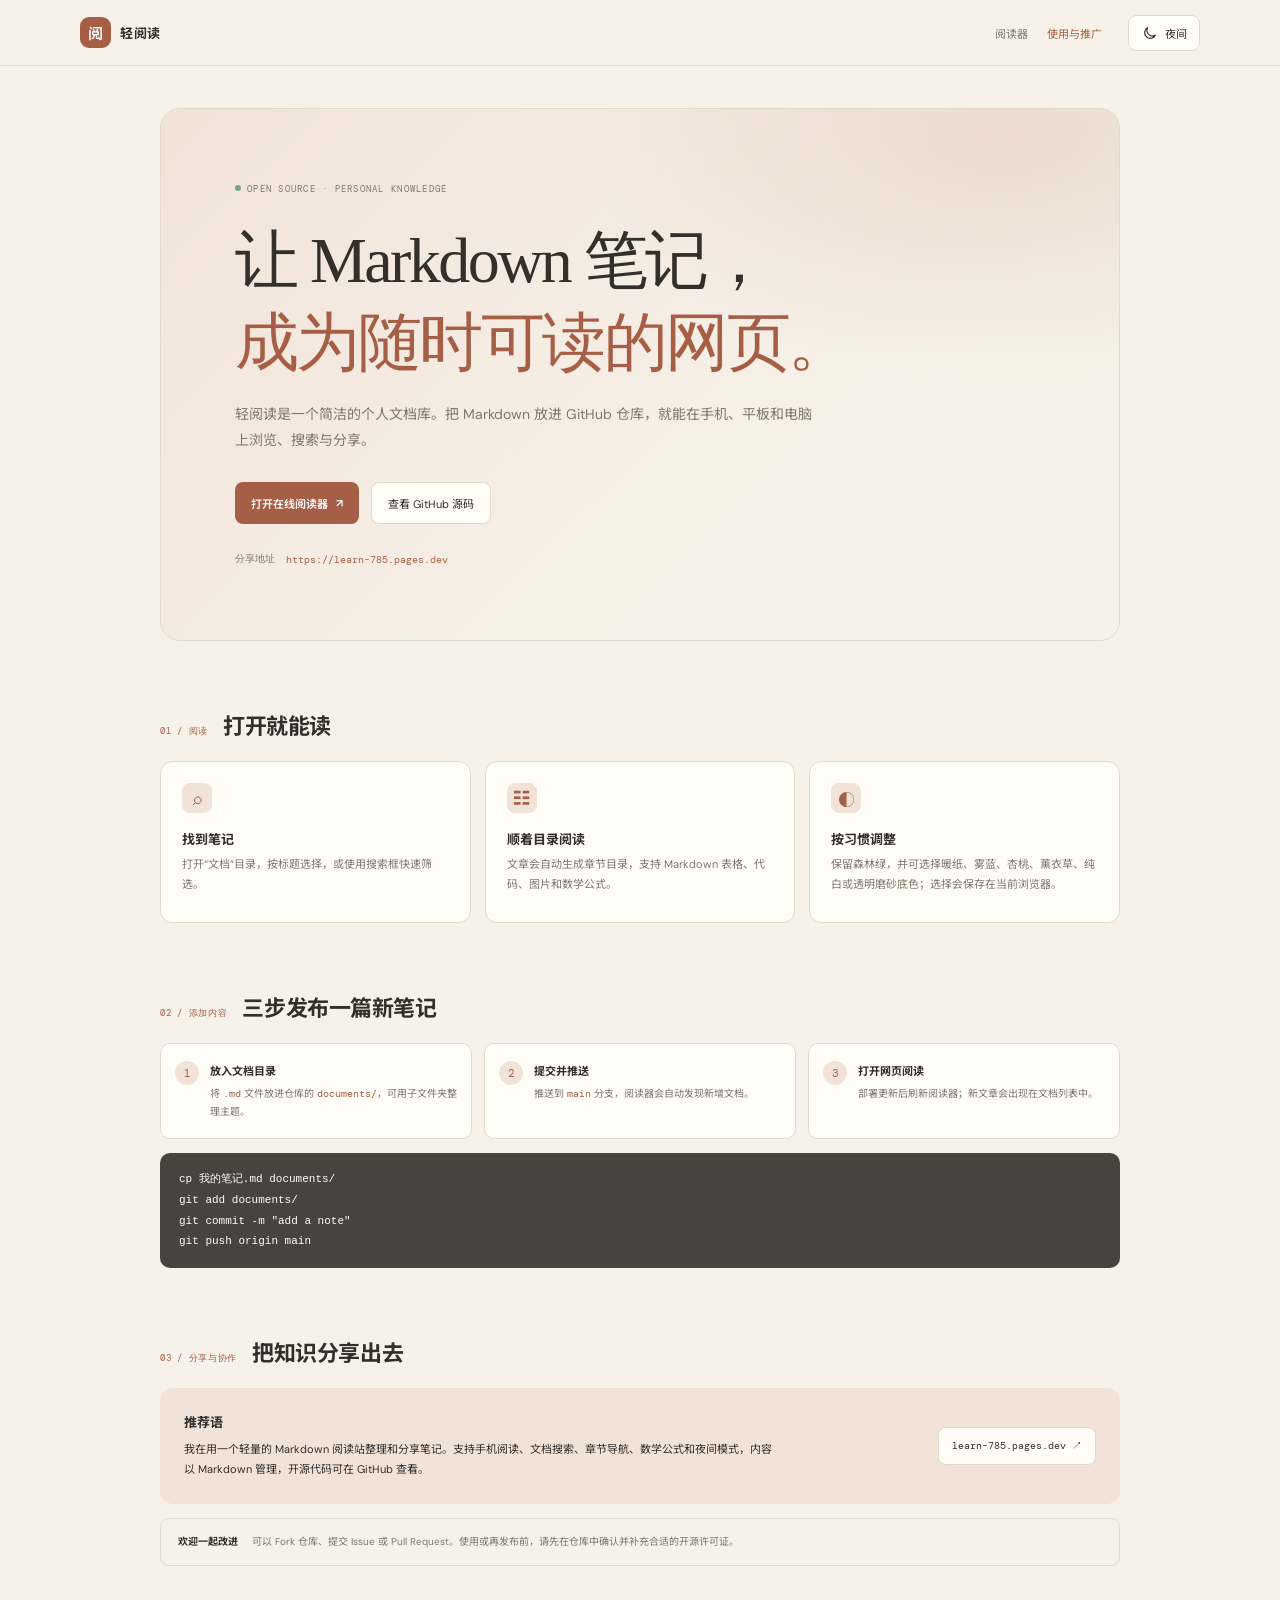
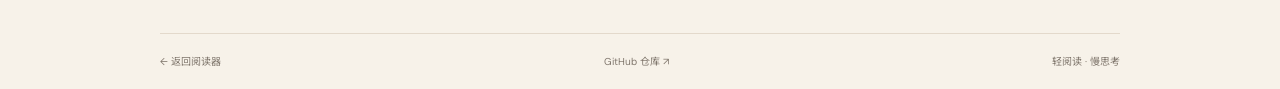
<file: about.html>
<!doctype html>
<html lang="zh-CN">
  <head>
    <meta charset="utf-8" />
    <meta name="viewport" content="width=device-width, initial-scale=1" />
    <meta name="theme-color" content="#f8f9f7" />
    <meta name="description" content="了解轻阅读个人 Markdown 文档库：如何阅读、添加笔记、部署和参与改进。" />
    <link rel="canonical" href="https://learn-785.pages.dev/about.html" />
    <title>使用与推广 · 轻阅读</title>
    <link rel="stylesheet" href="./styles.css" />
    <link rel="stylesheet" href="./overrides.css" />
  </head>
  <body class="guide-body">
    <header class="topbar guide-topbar">
      <a class="guide-brand" href="./"><span class="brand-mark">阅</span><strong>轻阅读</strong></a>
      <nav class="guide-nav" aria-label="页面导航">
        <a href="./">阅读器</a>
        <a class="selected" href="./about.html">使用与推广</a>
      </nav>
      <button class="mode-toggle" id="mode-toggle" type="button" aria-label="切换到夜间模式" title="切换到夜间模式">
        <svg class="moon-icon" viewBox="0 0 24 24" aria-hidden="true"><path d="M20.2 15.4A8.5 8.5 0 0 1 8.6 3.8 8.6 8.6 0 1 0 20.2 15.4Z"></path></svg>
        <svg class="sun-icon" viewBox="0 0 24 24" aria-hidden="true"><circle cx="12" cy="12" r="4"></circle><path d="M12 2v2m0 16v2M4.93 4.93l1.42 1.42m11.3 11.3 1.42 1.42M2 12h2m16 0h2M4.93 19.07l1.42-1.42m11.3-11.3 1.42-1.42"></path></svg>
        <span id="mode-label">夜间</span>
      </button>
    </header>

    <main class="guide-main">
      <section class="guide-hero">
        <div class="guide-eyebrow"><span class="status-dot"></span>OPEN SOURCE · PERSONAL KNOWLEDGE</div>
        <h1>让 Markdown 笔记，<br /><span>成为随时可读的网页。</span></h1>
        <p>轻阅读是一个简洁的个人文档库。把 Markdown 放进 GitHub 仓库，就能在手机、平板和电脑上浏览、搜索与分享。</p>
        <div class="guide-actions">
          <a class="guide-primary" href="./">打开在线阅读器 <span aria-hidden="true">↗</span></a>
          <a class="guide-secondary" href="https://github.com/jackaaron01/learn" target="_blank" rel="noreferrer">查看 GitHub 源码</a>
        </div>
        <div class="guide-url"><span>分享地址</span><a href="https://learn-785.pages.dev/">https://learn-785.pages.dev</a></div>
      </section>

      <section class="guide-section" aria-labelledby="guide-reader-title">
        <div class="guide-section-heading"><span>01 / 阅读</span><h2 id="guide-reader-title">打开就能读</h2></div>
        <div class="guide-card-grid">
          <article class="guide-card"><span class="guide-card-icon">⌕</span><h3>找到笔记</h3><p>打开“文档”目录，按标题选择，或使用搜索框快速筛选。</p></article>
          <article class="guide-card"><span class="guide-card-icon">☷</span><h3>顺着目录阅读</h3><p>文章会自动生成章节目录，支持 Markdown 表格、代码、图片和数学公式。</p></article>
          <article class="guide-card"><span class="guide-card-icon">◐</span><h3>按习惯调整</h3><p>保留森林绿，并可选择暖纸、雾蓝、杏桃、薰衣草、纯白或透明磨砂底色；选择会保存在当前浏览器。</p></article>
        </div>
      </section>

      <section class="guide-section guide-add-section" aria-labelledby="guide-add-title">
        <div class="guide-section-heading"><span>02 / 添加内容</span><h2 id="guide-add-title">三步发布一篇新笔记</h2></div>
        <ol class="guide-steps">
          <li><span>1</span><div><strong>放入文档目录</strong><p>将 <code>.md</code> 文件放进仓库的 <code>documents/</code>，可用子文件夹整理主题。</p></div></li>
          <li><span>2</span><div><strong>提交并推送</strong><p>推送到 <code>main</code> 分支，阅读器会自动发现新增文档。</p></div></li>
          <li><span>3</span><div><strong>打开网页阅读</strong><p>部署更新后刷新阅读器；新文章会出现在文档列表中。</p></div></li>
        </ol>
        <pre class="guide-code"><code>cp 我的笔记.md documents/&#10;git add documents/&#10;git commit -m "add a note"&#10;git push origin main</code></pre>
      </section>

      <section class="guide-section guide-promo" aria-labelledby="guide-promo-title">
        <div class="guide-section-heading"><span>03 / 分享与协作</span><h2 id="guide-promo-title">把知识分享出去</h2></div>
        <div class="promo-panel">
          <div><h3>推荐语</h3><p>我在用一个轻量的 Markdown 阅读站整理和分享笔记。支持手机阅读、文档搜索、章节导航、数学公式和夜间模式，内容以 Markdown 管理，开源代码可在 GitHub 查看。</p></div>
          <a class="share-address" href="https://learn-785.pages.dev/">learn-785.pages.dev ↗</a>
        </div>
        <div class="contribute-note"><strong>欢迎一起改进</strong><span>可以 Fork 仓库、提交 Issue 或 Pull Request。使用或再发布前，请先在仓库中确认并补充合适的开源许可证。</span></div>
      </section>

      <footer class="guide-footer"><a href="./">← 返回阅读器</a><a href="https://github.com/jackaaron01/learn" target="_blank" rel="noreferrer">GitHub 仓库 ↗</a><span>轻阅读 · 慢思考</span></footer>
    </main>
    <script src="./theme.js"></script>
  </body>
</html>
</file>
<file: styles.css>
@import url('https://fonts.googleapis.com/css2?family=DM+Mono:wght@400;500&family=DM+Sans:wght@400;500;600;700&family=Noto+Sans+SC:wght@400;500;600;700&display=swap');

:root{color-scheme:light;--paper:#f8f9f7;--white:#fff;--ink:#202522;--muted:#7d8580;--line:#e7eae6;--accent:#37765d;--accent-soft:#edf4ef;--serif:Georgia,'Noto Serif SC',serif;--sans:'DM Sans','Noto Sans SC',-apple-system,BlinkMacSystemFont,'Segoe UI',sans-serif;--mono:'DM Mono',ui-monospace,monospace}
*{box-sizing:border-box}html{scroll-behavior:smooth}body{margin:0;background:var(--paper);color:var(--ink);font-family:var(--sans);font-size:14px;-webkit-font-smoothing:antialiased}.app-shell{min-height:100vh}.sidebar{position:fixed;inset:0 auto 0 0;width:272px;background:#f3f5f2;border-right:1px solid var(--line);padding:31px 21px 20px;display:flex;flex-direction:column;z-index:5}.brand{display:flex;align-items:center;gap:11px;color:inherit;text-decoration:none;margin:0 0 52px 3px}.brand-mark{width:36px;height:36px;border-radius:11px;background:var(--accent);color:#fff;display:grid;place-items:center;font-size:18px;font-weight:600}.brand strong{display:block;font-size:15px;letter-spacing:.05em}.brand small{display:block;margin-top:2px;font-family:var(--mono);font-size:8px;letter-spacing:.12em;color:#9aa29c}.sidebar-label{display:flex;justify-content:space-between;align-items:center;color:#68726b;font-size:11px;font-weight:600;letter-spacing:.08em;padding:0 5px 12px}.sidebar-label span{font:10px var(--mono);color:#a0a8a1}.search-box{height:39px;background:#fff;border:1px solid var(--line);border-radius:8px;display:flex;align-items:center;gap:8px;padding:0 9px;color:#9ca49d}.search-box svg{width:15px;fill:none;stroke:currentColor;stroke-width:1.6}.search-box input{border:0;outline:0;min-width:0;flex:1;background:transparent;color:var(--ink);font:12px var(--sans)}.search-box input::placeholder{color:#a2aaa4}.search-box kbd{font:10px var(--mono);border:1px solid var(--line);border-radius:3px;padding:1px 5px;color:#a0a8a1}.document-list{overflow-y:auto;margin:17px -7px 0;padding:0 4px;flex:1}.doc-group-title{color:#a0a8a1;font:9px var(--mono);letter-spacing:.12em;padding:13px 8px 7px}.doc-item{width:100%;display:block;border:0;background:transparent;text-align:left;text-decoration:none;color:#59625c;border-radius:7px;padding:10px 9px;margin:2px 0;cursor:pointer;font:12px/1.55 var(--sans);transition:background .15s,color .15s}.doc-item:hover{background:#e9eee9;color:var(--ink)}.doc-item.active{background:#e6eee8;color:#285b44;font-weight:600}.doc-item .doc-title{display:block;overflow:hidden;text-overflow:ellipsis;white-space:nowrap}.doc-item .doc-date{display:block;color:#a1a9a3;font:9px var(--mono);margin-top:3px}.empty-list{padding:16px 9px;color:#9aa29c;font-size:11px;line-height:1.7}.sidebar-foot{font-size:10px;color:#89928b;border-top:1px solid #e4e8e3;padding:16px 4px 2px}.status-dot{width:6px;height:6px;display:inline-block;border-radius:50%;background:#75a58b;vertical-align:1px;margin-right:6px}.main-area{margin-left:272px;min-height:100vh;display:flex;flex-direction:column}.topbar{height:66px;padding:0 5.2%;border-bottom:1px solid var(--line);display:flex;align-items:center;gap:12px}.breadcrumb{display:flex;align-items:center;gap:10px;color:#9ba39d;font-size:11px;min-width:0}.breadcrumb strong{color:#48524b;font-weight:500;overflow:hidden;text-overflow:ellipsis;white-space:nowrap}.crumb-sep{color:#c2c8c3}.top-link{margin-left:auto;text-decoration:none;color:#858e87;font-size:10px}.top-link span{font-size:13px;margin-left:2px}.top-link:hover{color:var(--accent)}.reader-layout{width:min(100%,1280px);margin:0 auto;padding:0 5.2%;flex:1;display:grid;grid-template-columns:minmax(0,760px) 190px;gap:clamp(35px,6vw,90px);justify-content:center}.reader{min-width:0;padding:64px 0 78px}.welcome{padding:47px 0 0 3px}.welcome-kicker{font:9px var(--mono);letter-spacing:.13em;color:#89938c}.welcome h1{font-family:var(--serif);font-size:clamp(35px,4.1vw,54px);line-height:1.38;letter-spacing:-.035em;font-weight:400;margin:32px 0 18px}.welcome h1 span{color:var(--accent)}.welcome>p{font-size:13px;color:#858e88;line-height:1.9;max-width:410px;margin:0}.welcome-note{margin-top:47px;border:1px solid var(--line);background:#fff;border-radius:10px;display:flex;gap:13px;align-items:center;padding:17px 18px;width:min(100%,420px);font-size:12px;color:#4d5850;line-height:1.7}.note-icon{width:26px;height:26px;display:grid;place-items:center;background:var(--accent-soft);color:var(--accent);border-radius:7px;font-size:17px}.welcome-note code{font:11px var(--mono);color:var(--accent)}.welcome-note small{color:#9aa29c;font-size:10px}.welcome-meta{display:flex;align-items:center;gap:12px;margin-top:78px;color:#a1a9a3;font:9px var(--mono);letter-spacing:.04em}.welcome-meta>span:first-child{color:var(--accent)}.meta-line{height:1px;width:40px;background:#d9dfd9}.toc-panel{position:sticky;top:88px;align-self:start;margin-top:76px;padding-left:18px;border-left:1px solid var(--line);max-height:calc(100vh - 130px);overflow:auto}.toc-title{font-size:10px;color:#626d65;font-weight:600;margin:0 0 13px}.toc-panel nav{display:grid;gap:7px}.toc-panel a{color:#929b94;text-decoration:none;font-size:10px;line-height:1.6;display:block}.toc-panel a.level-3{padding-left:9px}.toc-panel a:hover,.toc-panel a.active{color:var(--accent)}.page-foot{padding:17px 5.2%;border-top:1px solid var(--line);display:flex;justify-content:space-between;color:#a1a9a3;font:9px var(--mono);letter-spacing:.04em}.article-view{padding-top:0}.article-meta{display:flex;align-items:center;gap:11px;color:#a0a8a2;font:9px var(--mono);letter-spacing:.08em;margin:0 0 23px}.article-tag{color:var(--accent);background:var(--accent-soft);padding:5px 8px;border-radius:4px}.markdown-body{font-size:14px;line-height:1.95;color:#444d47;overflow-wrap:anywhere}.markdown-body h1,.markdown-body h2,.markdown-body h3,.markdown-body h4{color:#252c27;line-height:1.45;letter-spacing:-.02em;scroll-margin-top:24px}.markdown-body h1{font-size:32px;font-family:var(--serif);font-weight:500;margin:0 0 24px}.markdown-body h2{font-size:22px;font-weight:600;margin:52px 0 17px;padding-bottom:10px;border-bottom:1px solid var(--line)}.markdown-body h3{font-size:17px;font-weight:600;margin:34px 0 12px}.markdown-body h4{font-size:14px;margin:25px 0 10px}.markdown-body p{margin:12px 0 17px}.markdown-body a{color:var(--accent);text-decoration-thickness:1px;text-underline-offset:3px}.markdown-body strong{color:#303a33;font-weight:600}.markdown-body blockquote{margin:19px 0;padding:5px 17px;border-left:2px solid #8bae98;color:#78827a;background:#f1f4f1}.markdown-body ul,.markdown-body ol{padding-left:24px;margin:12px 0 19px}.markdown-body li{padding:2px 0 2px 3px}.markdown-body li::marker{color:#8da997}.markdown-body code{font: .86em var(--mono);background:#eff2ef;color:#426450;border-radius:4px;padding:2px 5px}.markdown-body pre{overflow:auto;background:#202923;color:#e5eee7;border-radius:9px;padding:17px 19px;margin:20px 0;font:12px/1.75 var(--mono)}.markdown-body pre code{padding:0;background:none;color:inherit;font-size:inherit}.markdown-body table{border-collapse:collapse;width:100%;font-size:12px;line-height:1.7;margin:21px 0;display:block;overflow:auto}.markdown-body th,.markdown-body td{border:1px solid var(--line);text-align:left;padding:8px 10px;min-width:90px}.markdown-body th{background:#f1f4f1;color:#3f4a43;font-weight:600}.markdown-body hr{border:0;border-top:1px solid var(--line);margin:32px 0}.markdown-body img{max-width:100%;height:auto;border-radius:7px}.markdown-body .math-block{overflow-x:auto}.article-footer{border-top:1px solid var(--line);margin-top:58px;padding-top:18px;display:flex;gap:10px;color:#a0a8a2;font:10px var(--mono)}.error-state{padding:22px;border:1px solid #eadfda;background:#fff9f6;border-radius:8px;color:#8d5b4b;font-size:13px}.menu-toggle,.mobile-brand{display:none}.sidebar-backdrop{display:none}
@media(max-width:1100px){.reader-layout{grid-template-columns:minmax(0,760px);}.toc-panel{display:none!important}.reader{max-width:760px}.welcome h1{font-size:46px}}
@media(max-width:720px){.sidebar{width:min(82vw,300px);transform:translateX(-102%);transition:transform .22s ease;box-shadow:12px 0 40px #20252212}.sidebar.open{transform:translateX(0)}.sidebar-backdrop.show{display:block;position:fixed;inset:0;background:#1c241f4d;z-index:4}.main-area{margin-left:0}.topbar{height:58px;padding:0 17px;gap:10px}.menu-toggle{border:0;background:none;color:#657169;display:grid;place-items:center;padding:5px;margin-left:-5px}.menu-toggle svg{width:20px;fill:none;stroke:currentColor;stroke-width:1.7}.mobile-brand{display:flex;align-items:center;gap:7px;font-size:12px}.mobile-brand .brand-mark{width:25px;height:25px;border-radius:7px;font-size:13px}.breadcrumb{margin-left:7px;gap:7px;font-size:10px}.top-link{font-size:9px}.reader-layout{padding:0 20px}.reader{padding:39px 0 55px}.welcome{padding:35px 0 0}.welcome h1{font-size:37px;margin:26px 0 14px}.welcome>p{font-size:12px}.welcome-note{margin-top:35px;padding:14px}.welcome-meta{margin-top:53px}.page-foot{padding:14px 20px;font-size:8px}.markdown-body{font-size:13px}.markdown-body h1{font-size:27px}.markdown-body h2{font-size:20px;margin-top:40px}.markdown-body h3{font-size:16px}.markdown-body table{font-size:11px}.article-meta{margin-bottom:18px}}
@media(prefers-reduced-motion:reduce){*,*::before,*::after{scroll-behavior:auto!important;transition:none!important}}
</file>
<file: overrides.css>
.page-foot a{color:inherit;text-decoration:none}
.page-foot a:hover{color:var(--accent)}

body[data-theme="ocean"]{--accent:#47789a;--accent-soft:#eaf2f7}
.doc-item:hover,.doc-item.active{background:var(--accent-soft);color:var(--accent)}
.doc-item.active{font-weight:600}
.welcome h1 span,.welcome-meta>span:first-child,.welcome-note code,.markdown-body a,.markdown-body li::marker{color:var(--accent)}
.note-icon,.article-tag{background:var(--accent-soft);color:var(--accent)}
.markdown-body blockquote{border-color:var(--accent)}
.markdown-body code{color:var(--accent)}
.search-box:focus-within{border-color:var(--accent);box-shadow:0 0 0 3px color-mix(in srgb,var(--accent) 12%,transparent)}
.doc-item:focus-visible,.browse-documents:focus-visible,.menu-toggle:focus-visible,.theme-swatch:focus-visible{outline:3px solid color-mix(in srgb,var(--accent) 30%,transparent);outline-offset:2px}
.sidebar-label strong{color:#48524b;font-size:12px;letter-spacing:.02em}
.doc-item{min-height:44px}
.theme-picker{display:flex;align-items:center;justify-content:space-between;gap:10px;padding:12px 4px 14px;border-top:1px solid #e4e8e3;color:#89928b;font-size:10px}
.theme-swatches{display:flex;align-items:center;gap:8px}
.theme-swatch{width:30px;height:30px;padding:0;display:grid;place-items:center;border:1px solid transparent;border-radius:50%;background:transparent;cursor:pointer}
.theme-swatch[aria-pressed="true"]{border-color:#b6c0b8}
.theme-swatch span{width:17px;height:17px;border-radius:50%;background:#37765d;box-shadow:inset 0 0 0 2px #ffffffb0}
.theme-swatch[data-theme-choice="ocean"] span{background:#47789a}
.sidebar-foot{display:flex;align-items:center;justify-content:space-between;gap:10px}
.sidebar-foot>a{color:var(--accent);text-decoration:none;white-space:nowrap}
.sidebar-foot>a:hover{text-decoration:underline;text-underline-offset:3px}
.topbar{position:sticky;top:0;z-index:6;background:color-mix(in srgb,var(--paper) 92%,transparent);backdrop-filter:blur(14px);-webkit-backdrop-filter:blur(14px)}
.mode-toggle{min-width:72px;height:36px;padding:0 10px;display:flex;align-items:center;justify-content:center;gap:7px;border:1px solid var(--line);border-radius:8px;background:var(--white);color:var(--muted);font:11px var(--sans);cursor:pointer}
.mode-toggle:hover{border-color:var(--accent);color:var(--accent)}
.mode-toggle svg{width:16px;height:16px;fill:none;stroke:currentColor;stroke-width:1.7;stroke-linecap:round;stroke-linejoin:round}
.mode-toggle .sun-icon{display:none}
body[data-mode="night"] .mode-toggle .moon-icon{display:none}
body[data-mode="night"] .mode-toggle .sun-icon{display:block}
.page-links{display:flex;align-items:center;gap:16px}
.page-links a{color:inherit;text-decoration:none}
.page-links a:hover{color:var(--accent)}

body[data-mode="night"]{color-scheme:dark;--paper:#151a18;--white:#202824;--ink:#e6ece7;--muted:#a1ada4;--line:#303a34;--accent-soft:#26372e}
body[data-mode="night"] .sidebar{background:#1b221e;border-color:var(--line)}
body[data-mode="night"] .sidebar-label strong,body[data-mode="night"] .breadcrumb strong{color:#e0e8e2}
body[data-mode="night"] .sidebar-label span,body[data-mode="night"] .doc-date,body[data-mode="night"] .empty-list{color:#9ba79e}
body[data-mode="night"] .search-box{background:#202824;border-color:#37423b;color:#aab5ad}
body[data-mode="night"] .search-box input{color:var(--ink)}
body[data-mode="night"] .search-box input::placeholder{color:#89968d}
body[data-mode="night"] .search-box kbd{border-color:#3a453e;color:#9ba79e}
body[data-mode="night"] .doc-item{color:#b8c2ba}
body[data-mode="night"] .doc-item:hover,body[data-mode="night"] .doc-item.active{background:color-mix(in srgb,var(--accent) 20%,#202824);color:#dcebe0}
body[data-mode="night"] .doc-group-title{color:#9aa69d}
body[data-mode="night"] .sidebar-foot{border-color:var(--line);color:#9ba79e}
body[data-mode="night"] .topbar{border-color:var(--line);background:color-mix(in srgb,#151a18 92%,transparent)}
body[data-mode="night"] .top-link,body[data-mode="night"] .breadcrumb{color:#a1ada4}
body[data-mode="night"] .crumb-sep{color:#667269}
body[data-mode="night"] .welcome>p,body[data-mode="night"] .toc-panel a{color:#a1ada4}
body[data-mode="night"] .welcome-note{background:#202824;border-color:var(--line);color:#d0d9d2}
body[data-mode="night"] .welcome-note small,body[data-mode="night"] .welcome-kicker,body[data-mode="night"] .welcome-meta{color:#9ba79e}
body[data-mode="night"] .toc-panel{border-color:var(--line)}
body[data-mode="night"] .toc-title{color:#cad4cc}
body[data-mode="night"] .page-foot{border-color:var(--line);color:#9ba79e}
body[data-mode="night"] .article-meta,body[data-mode="night"] .article-footer{color:#9ba79e}
body[data-mode="night"] .markdown-body{color:#c4cec6}
body[data-mode="night"] .markdown-body h1,body[data-mode="night"] .markdown-body h2,body[data-mode="night"] .markdown-body h3,body[data-mode="night"] .markdown-body h4{color:#e2e9e3}
body[data-mode="night"] .markdown-body strong{color:#e3ebe4}
body[data-mode="night"] .markdown-body blockquote{background:#202824;color:#b4c0b7}
body[data-mode="night"] .markdown-body code{background:#26312a;color:#bbd8c4}
body[data-mode="night"] .markdown-body pre{background:#0f1411;color:#e5eee7}
body[data-mode="night"] .markdown-body th,body[data-mode="night"] .markdown-body td{border-color:var(--line)}
body[data-mode="night"] .markdown-body th{background:#242d27;color:#d8e1da}
body[data-mode="night"] .error-state{background:#2b211e;border-color:#61483e;color:#e0aa95}
body[data-mode="night"] .browse-documents{background:linear-gradient(105deg,color-mix(in srgb,var(--accent) 18%,#202824),#202824 78%);border-color:color-mix(in srgb,var(--accent) 36%,var(--line));color:var(--ink)}
body[data-mode="night"] .browse-copy strong{color:#e2e9e3}
body[data-mode="night"] .browse-copy small{color:#a4b0a7}
body[data-mode="night"] .theme-picker{border-color:var(--line);color:#a1ada4}
body[data-mode="night"] .theme-swatch[aria-pressed="true"]{border-color:#819087}
body[data-mode="night"] .mode-toggle{background:#202824;border-color:#37423b;color:#c0cbc2}

.guide-body{min-height:100vh;min-height:100svh}
.guide-topbar{padding:0 max(28px,calc((100vw - 1120px)/2));gap:26px}
.guide-brand{display:flex;align-items:center;gap:9px;color:var(--ink);text-decoration:none;white-space:nowrap}
.guide-brand .brand-mark{width:31px;height:31px;border-radius:9px;font-size:15px}
.guide-brand strong{font-size:13px;letter-spacing:.04em}
.guide-nav{display:flex;align-items:center;gap:19px;margin-left:auto}
.guide-nav a{color:var(--muted);font-size:11px;text-decoration:none}
.guide-nav a:hover,.guide-nav a.selected{color:var(--accent)}
.guide-main{width:min(100% - 48px,960px);margin:0 auto}
.guide-hero{position:relative;overflow:hidden;margin:42px 0 67px;padding:clamp(32px,7vw,74px);border:1px solid var(--line);border-radius:20px;background:radial-gradient(ellipse at 90% 5%,color-mix(in srgb,var(--accent) 15%,transparent),transparent 36%),linear-gradient(135deg,var(--accent-soft),var(--paper) 70%)}
.guide-eyebrow{font:9px var(--mono);letter-spacing:.14em;color:var(--muted)}
.guide-hero h1{margin:25px 0 17px;font:400 clamp(37px,6vw,64px)/1.28 var(--serif);letter-spacing:-.04em;color:var(--ink)}
.guide-hero h1 span{color:var(--accent)}
.guide-hero>p{max-width:590px;color:var(--muted);font-size:14px;line-height:1.9;margin:0}
.guide-actions{display:flex;align-items:center;gap:12px;margin-top:28px}
.guide-primary,.guide-secondary{min-height:42px;padding:0 16px;display:inline-flex;align-items:center;justify-content:center;gap:8px;border-radius:8px;text-decoration:none;font-size:11px}
.guide-primary{background:var(--accent);color:#fff;font-weight:600}
.guide-primary:hover{filter:brightness(1.06)}
.guide-secondary{border:1px solid var(--line);background:var(--white);color:var(--ink)}
.guide-secondary:hover{border-color:var(--accent);color:var(--accent)}
.guide-url{display:flex;align-items:center;gap:11px;margin-top:28px;color:var(--muted);font:10px var(--mono)}
.guide-url a{color:var(--accent);text-decoration:none}
.guide-section{margin:0 0 67px}
.guide-section-heading{display:flex;align-items:baseline;gap:15px;margin-bottom:20px}
.guide-section-heading>span{color:var(--accent);font:9px var(--mono);letter-spacing:.08em;white-space:nowrap}
.guide-section-heading h2{margin:0;color:var(--ink);font-size:22px;letter-spacing:-.02em}
.guide-card-grid{display:grid;grid-template-columns:repeat(3,minmax(0,1fr));gap:14px}
.guide-card{min-height:162px;padding:21px;border:1px solid var(--line);border-radius:12px;background:var(--white)}
.guide-card-icon{width:30px;height:30px;display:grid;place-items:center;border-radius:8px;background:var(--accent-soft);color:var(--accent);font-size:17px}
.guide-card h3,.promo-panel h3{margin:16px 0 7px;color:var(--ink);font-size:13px}
.guide-card p,.promo-panel p{margin:0;color:var(--muted);font-size:11px;line-height:1.8}
.guide-steps{list-style:none;padding:0;margin:0;display:grid;grid-template-columns:repeat(3,minmax(0,1fr));gap:12px}
.guide-steps li{display:flex;align-items:flex-start;gap:11px;padding:17px 14px;border:1px solid var(--line);border-radius:10px;background:var(--white)}
.guide-steps li>span{width:24px;height:24px;flex:none;display:grid;place-items:center;border-radius:50%;background:var(--accent-soft);color:var(--accent);font:11px var(--mono)}
.guide-steps strong{font-size:11px;color:var(--ink)}
.guide-steps p{margin:6px 0 0;color:var(--muted);font-size:10px;line-height:1.8}
.guide-steps code{font:10px var(--mono);color:var(--accent)}
.guide-code{margin:14px 0 0;padding:16px 19px;border-radius:10px;background:#202923;color:#e5eee7;overflow:auto;font:11px/1.8 var(--mono)}
.promo-panel{padding:24px;border-radius:13px;background:var(--accent-soft);display:flex;align-items:center;justify-content:space-between;gap:24px}
.promo-panel h3{margin:0 0 9px}
.promo-panel p{max-width:590px;color:var(--ink)}
.share-address{flex:none;padding:11px 13px;border:1px solid color-mix(in srgb,var(--accent) 30%,var(--line));border-radius:8px;color:var(--accent);background:var(--white);font:10px var(--mono);text-decoration:none}
.share-address:hover{border-color:var(--accent)}
.contribute-note{display:flex;gap:14px;margin-top:14px;padding:14px 17px;border:1px solid var(--line);border-radius:9px;color:var(--muted);font-size:10px;line-height:1.8}
.contribute-note strong{flex:none;color:var(--ink)}
.guide-footer{display:flex;align-items:center;justify-content:space-between;gap:14px;padding:19px 0 25px;border-top:1px solid var(--line);color:var(--muted);font-size:10px}
.guide-footer a{color:inherit;text-decoration:none}
.guide-footer a:hover{color:var(--accent)}
body[data-mode="night"] .guide-hero{background:radial-gradient(ellipse at 90% 5%,color-mix(in srgb,var(--accent) 22%,transparent),transparent 36%),linear-gradient(135deg,color-mix(in srgb,var(--accent) 16%,var(--paper)),var(--paper) 76%)}
body[data-mode="night"] .guide-card,body[data-mode="night"] .guide-steps li,body[data-mode="night"] .guide-secondary{background:var(--white)}
body[data-mode="night"] .promo-panel{background:color-mix(in srgb,var(--accent) 18%,#202824)}
body[data-mode="night"] .promo-panel p{color:#d4ddd6}
body[data-mode="night"] .share-address{background:#202824}

@media(max-width:880px){
  .guide-topbar{padding-left:24px;padding-right:24px}
  .guide-main{width:min(100% - 42px,760px)}
  .guide-hero{margin-top:28px;padding:clamp(30px,7vw,55px)}
  .guide-card-grid,.guide-steps{grid-template-columns:1fr}
  .guide-card{min-height:0}
  .guide-card p{max-width:520px}
}
@media(max-width:560px){
  .mode-toggle{min-width:38px;width:38px;padding:0}
  .mode-toggle span{display:none}
  .guide-topbar{height:58px;min-height:58px;padding-left:16px;padding-right:16px;gap:12px}
  .guide-brand{gap:7px}
  .guide-nav{gap:11px}
  .guide-nav a{font-size:10px}
  .guide-main{width:calc(100% - 34px)}
  .guide-hero{margin:18px 0 43px;padding:28px 21px;border-radius:15px}
  .guide-hero h1{font-size:clamp(34px,9vw,43px);margin-top:20px}
  .guide-hero>p{font-size:13px}
  .guide-actions{align-items:stretch;flex-direction:column;max-width:240px}
  .guide-url{align-items:flex-start;flex-direction:column;gap:5px;font-size:9px}
  .guide-section{margin-bottom:46px}
  .guide-section-heading{align-items:flex-start;flex-direction:column;gap:7px}
  .guide-section-heading h2{font-size:20px}
  .guide-card-grid{gap:10px}
  .guide-card{padding:17px}
  .guide-steps li{padding:14px 12px}
  .promo-panel{align-items:flex-start;flex-direction:column;padding:19px;gap:17px}
  .contribute-note{flex-direction:column;gap:4px}
  .guide-footer{flex-wrap:wrap;font-size:9px}
}
.browse-documents{width:min(100%,430px);min-height:72px;margin:28px 0 0;padding:12px 16px;display:flex;align-items:center;gap:13px;border:1px solid color-mix(in srgb,var(--accent) 25%,var(--line));border-radius:11px;background:linear-gradient(105deg,var(--accent-soft),#fff 72%);color:var(--ink);text-align:left;cursor:pointer;transition:transform .16s ease,border-color .16s ease,box-shadow .16s ease}
.browse-documents:hover{transform:translateY(-2px);border-color:var(--accent);box-shadow:0 8px 24px color-mix(in srgb,var(--accent) 12%,transparent)}
.browse-icon{width:40px;height:40px;flex:none;display:grid;place-items:center;border-radius:10px;background:var(--accent);color:white;font-size:22px}
.browse-copy{min-width:0;display:grid;gap:4px}
.browse-copy strong{font-size:13px;color:#334039}
.browse-copy small{font-size:10px;color:#879189}
.browse-copy small span{font-weight:700;color:var(--accent)}
.browse-arrow{margin-left:auto;color:var(--accent);font-size:20px}

@media(max-width:880px){
  .sidebar{z-index:8;width:min(86vw,330px);padding:calc(22px + env(safe-area-inset-top)) 19px calc(16px + env(safe-area-inset-bottom));transform:translateX(-105%);transition:transform .22s ease;box-shadow:12px 0 40px #20252218}
  .sidebar.open{transform:translateX(0)}
  .sidebar-backdrop.show{display:block;position:fixed;inset:0;background:#1c241f55;z-index:7;touch-action:none}
  .main-area{margin-left:0;min-height:100vh;min-height:100svh}
  .topbar{height:64px;min-height:64px;padding:0 max(18px,env(safe-area-inset-right)) 0 max(18px,env(safe-area-inset-left));gap:11px}
  .menu-toggle{display:flex;align-items:center;justify-content:center;gap:7px;min-height:42px;padding:0 12px;border:1px solid color-mix(in srgb,var(--accent) 20%,var(--line));border-radius:9px;background:var(--accent-soft);color:var(--accent);font:600 12px var(--sans);cursor:pointer}
  .menu-toggle svg{width:18px;height:18px;flex:none;fill:none;stroke:currentColor;stroke-width:1.8}
  .reader-layout{grid-template-columns:minmax(0,760px);padding:0 clamp(22px,5.3vw,48px)}
  .reader{width:100%;max-width:760px;padding-top:clamp(38px,7vh,64px)}
  .toc-panel{display:none!important}
  .welcome h1{font-size:clamp(38px,6vw,50px)}
  .welcome-meta{margin-top:55px}
  .page-foot{padding-left:clamp(22px,5.3vw,48px);padding-right:clamp(22px,5.3vw,48px)}
}
@media(max-width:560px){
  .topbar{height:58px;min-height:58px;padding-left:14px;padding-right:14px;gap:8px}
  .menu-toggle{min-width:74px;padding:0 10px}
  .mobile-brand{display:none}
  .breadcrumb{margin-left:2px;gap:6px;flex:1;font-size:10px}
  .top-link{font-size:0;white-space:nowrap}
  .top-link span{font-size:17px}
  .reader-layout{padding:0 21px}
  .reader{padding-top:31px;padding-bottom:45px}
  .welcome{padding:22px 0 0}
  .welcome h1{font-size:clamp(34px,9vw,42px);line-height:1.3;margin:22px 0 14px}
  .welcome-kicker{font-size:8px}
  .welcome>p{font-size:13px;line-height:1.8}
  .browse-documents{margin-top:22px;min-height:68px;padding:10px 12px}
  .welcome-note{margin-top:18px;padding:12px;gap:10px;font-size:11px}
  .welcome-note small{font-size:10px}
  .welcome-meta{margin-top:34px}
  .markdown-body{font-size:15px;line-height:1.85}
  .markdown-body h1{font-size:27px}
  .markdown-body h2{font-size:20px;margin:38px 0 14px}
  .markdown-body pre{margin-left:-5px;margin-right:-5px;padding:14px;font-size:11px}
  .markdown-body table{max-width:calc(100vw - 42px)}
  .page-foot{padding:13px 21px;gap:12px;font-size:8px}
}
@media(max-width:360px){
  .reader-layout{padding:0 16px}
  .welcome h1{font-size:33px}
  .browse-copy small{font-size:9px}
  .page-foot{padding-left:16px;padding-right:16px}
}
@media(prefers-reduced-motion:reduce){.browse-documents{transition:none}}

.doc-group-title{margin-top:8px;padding:11px 8px 6px;border-bottom:1px solid var(--line);font-weight:600;letter-spacing:.03em;color:var(--muted)}
.doc-group-title:first-child{margin-top:0}
.mobile-toc{display:none}
.mobile-toc[hidden],.mobile-toc-links[hidden]{display:none}
.mobile-toc-toggle{width:100%;min-height:42px;padding:0 13px;display:flex;align-items:center;gap:8px;border:0;background:transparent;color:var(--ink);text-align:left;font:600 12px var(--sans);cursor:pointer}
.mobile-toc-count{color:var(--muted);font:10px var(--mono)}
.mobile-toc-chevron{margin-left:auto;color:var(--accent);font-size:17px;transition:transform .16s ease}
.mobile-toc-toggle[aria-expanded="true"] .mobile-toc-chevron{transform:rotate(180deg)}
.mobile-toc-links{max-height:42vh;overflow:auto;padding:3px 9px 10px;display:grid;gap:2px;border-top:1px solid var(--line)}
.mobile-toc-links a{padding:9px 8px;border-radius:6px;color:var(--muted);font-size:12px;line-height:1.5;text-decoration:none}
.mobile-toc-links a.level-3{padding-left:20px;font-size:11px}
.mobile-toc-links a:hover,.mobile-toc-links a:focus-visible{background:var(--accent-soft);color:var(--accent)}

@media(max-width:1100px){
  .mobile-toc{position:sticky;top:66px;z-index:4;display:block;margin:0 0 17px;border:1px solid var(--line);border-radius:9px;background:var(--white);box-shadow:0 4px 16px color-mix(in srgb,var(--ink) 5%,transparent)}
  .mobile-toc[hidden]{display:none}
  .markdown-body h1,.markdown-body h2,.markdown-body h3,.markdown-body h4{scroll-margin-top:132px}
}
@media(max-width:880px){.mobile-toc{top:64px}}
@media(max-width:560px){.mobile-toc{top:58px;margin-bottom:14px}}

/* Full surface palettes: each choice changes the page, navigation, cards and text. */
body[data-theme="warm"]{--paper:#f7f2e9;--sidebar-bg:#eee7db;--white:#fffdf8;--surface:#f1e9dd;--ink:#332f2a;--muted:#80776d;--line:#e3d9cb;--accent:#a65f46;--accent-soft:#f2e3d9}
body[data-theme="forest"]{--paper:#f3f6f2;--sidebar-bg:#e9efe9;--white:#fbfdfb;--surface:#e7eee8;--ink:#29352e;--muted:#758179;--line:#d9e2da;--accent:#37765d;--accent-soft:#e1eee5}
body[data-theme="ocean"]{--paper:#edf3f7;--sidebar-bg:#e1ebf1;--white:#f9fcfe;--surface:#e5eef4;--ink:#293943;--muted:#71818a;--line:#d4e0e7;--accent:#47789a;--accent-soft:#dceaf2}
body[data-theme="apricot"]{--paper:#fbf0e9;--sidebar-bg:#f3e3d8;--white:#fffaf6;--surface:#f7e8dd;--ink:#40332e;--muted:#8b756a;--line:#ead8cc;--accent:#b9674d;--accent-soft:#f6e0d5}
body[data-theme="lavender"]{--paper:#f2eff7;--sidebar-bg:#e8e2f0;--white:#fcfaff;--surface:#ebe5f2;--ink:#373241;--muted:#80798e;--line:#ddd5e8;--accent:#8064a8;--accent-soft:#e9e0f3}
body[data-theme="white"]{--paper:#fff;--sidebar-bg:#fff;--white:#fff;--surface:#f7f7f7;--ink:#272727;--muted:#777;--line:#e8e8e8;--accent:#555;--accent-soft:#f1f1f1}
body[data-theme="glass"]{--paper:#e9edf0;--sidebar-bg:rgb(255 255 255 / 58%);--white:rgb(255 255 255 / 66%);--surface:rgb(255 255 255 / 45%);--ink:#2c3439;--muted:#69777f;--line:rgb(95 111 121 / 20%);--accent:#55788d;--accent-soft:rgb(255 255 255 / 56%)}

body[data-mode="night"]{color-scheme:dark}
body[data-mode="night"][data-theme="warm"]{--paper:#211e1b;--sidebar-bg:#29241f;--white:#302a24;--surface:#383027;--ink:#eee5d9;--muted:#b5a99b;--line:#494036;--accent:#d18a6d;--accent-soft:#49352d}
body[data-mode="night"][data-theme="forest"]{--paper:#171d19;--sidebar-bg:#202923;--white:#28342c;--surface:#313e34;--ink:#e6eee8;--muted:#a7b4aa;--line:#39463c;--accent:#83b695;--accent-soft:#2d4435}
body[data-mode="night"][data-theme="ocean"]{--paper:#192127;--sidebar-bg:#202b33;--white:#27343d;--surface:#303f49;--ink:#e3edf2;--muted:#a6b7c0;--line:#3b4b55;--accent:#83b2d0;--accent-soft:#2d4655}
body[data-mode="night"][data-theme="apricot"]{--paper:#241d1a;--sidebar-bg:#30231e;--white:#392923;--surface:#443129;--ink:#f0e3dc;--muted:#bea79c;--line:#514039;--accent:#e39472;--accent-soft:#503329}
body[data-mode="night"][data-theme="lavender"]{--paper:#201d27;--sidebar-bg:#292432;--white:#322c3d;--surface:#3b3448;--ink:#eee8f5;--muted:#b3a9c2;--line:#494157;--accent:#b69ad8;--accent-soft:#423651}
body[data-mode="night"][data-theme="white"]{--paper:#171717;--sidebar-bg:#202020;--white:#292929;--surface:#333;--ink:#f1f1f1;--muted:#b8b8b8;--line:#414141;--accent:#d0d0d0;--accent-soft:#343434}
body[data-mode="night"][data-theme="glass"]{--paper:#171d22;--sidebar-bg:rgb(42 52 60 / 68%);--white:rgb(49 61 70 / 72%);--surface:rgb(67 81 90 / 58%);--ink:#edf3f6;--muted:#adbbc3;--line:rgb(180 198 209 / 22%);--accent:#a0c4d6;--accent-soft:rgb(96 124 140 / 48%)}

body{background:var(--paper);color:var(--ink)}
.sidebar{background:var(--sidebar-bg);border-color:var(--line)}
.sidebar-label,.sidebar-label strong,.breadcrumb strong,.toc-title{color:var(--ink)}
.sidebar-label span,.sidebar-label strong,.sidebar-foot,.theme-picker,.doc-group-title,.doc-date,.empty-list,.search-box,.search-box kbd,.search-box input::placeholder,.breadcrumb,.top-link,.welcome-kicker,.welcome>p,.welcome-meta,.toc-panel a,.page-foot,.article-meta,.article-footer{color:var(--muted)}
.search-box,.welcome-note,.mode-toggle,.guide-secondary,.guide-card,.guide-steps li,.share-address{background:var(--white);color:var(--ink);border-color:var(--line)}
.search-box input,.markdown-body{color:var(--ink)}
.doc-item{color:var(--muted)}
.doc-item:hover,.doc-item.active{background:var(--accent-soft);color:var(--accent)}
.welcome-note{color:var(--ink)}
.markdown-body h1,.markdown-body h2,.markdown-body h3,.markdown-body h4,.markdown-body strong,.guide-hero h1,.guide-section-heading h2,.guide-card h3,.promo-panel h3,.guide-steps strong{color:var(--ink)}
.markdown-body blockquote,.markdown-body th{background:var(--surface);color:var(--muted)}
.markdown-body code{background:var(--surface);color:var(--accent)}
.markdown-body pre,.guide-code{background:color-mix(in srgb,var(--ink) 90%,var(--paper));color:var(--white)}
.markdown-body th,.markdown-body td{border-color:var(--line)}
.sidebar-foot,.theme-picker,.topbar,.page-foot,.toc-panel,.article-footer{border-color:var(--line)}
.theme-picker{border-top-color:var(--line)}
.theme-swatch[data-theme-choice="warm"] span{background:#a65f46}
.theme-swatch[data-theme-choice="forest"] span{background:#37765d}
.theme-swatch[data-theme-choice="ocean"] span{background:#47789a}
.theme-swatch[data-theme-choice="apricot"] span{background:#b9674d}
.theme-swatch[data-theme-choice="lavender"] span{background:#8064a8}
.theme-swatch[data-theme-choice="white"] span{background:#fff;box-shadow:inset 0 0 0 1px #bbc0c3}
.theme-swatch[data-theme-choice="glass"] span{background:linear-gradient(135deg,#c9d8df 0 46%,#fff 47% 54%,#9bb2bd 55%)}
.theme-swatch[aria-pressed="true"]{border-color:var(--accent)}
.topbar{background:color-mix(in srgb,var(--paper) 92%,transparent)}
.welcome-note,.browse-documents,.guide-card,.guide-steps li,.guide-secondary,.share-address,.mode-toggle{border-color:var(--line)}
.browse-documents{background:linear-gradient(105deg,var(--accent-soft),var(--white) 78%);color:var(--ink)}
.browse-copy strong,.guide-card h3,.guide-steps strong{color:var(--ink)}
.browse-copy small{color:var(--muted)}
.guide-hero{background:radial-gradient(ellipse at 90% 5%,color-mix(in srgb,var(--accent) 15%,transparent),transparent 36%),linear-gradient(135deg,var(--accent-soft),var(--paper) 70%)}
.guide-card p,.promo-panel p,.guide-steps p{color:var(--muted)}
.promo-panel{background:var(--accent-soft)}
.promo-panel p{color:var(--ink)}
.error-state{background:color-mix(in srgb,#c46c4f 10%,var(--white));border-color:color-mix(in srgb,#c46c4f 25%,var(--line));color:var(--accent)}
body[data-mode="night"] .topbar{background:color-mix(in srgb,var(--paper) 92%,transparent)}
body[data-mode="night"] .doc-item,body[data-mode="night"] .toc-panel a,body[data-mode="night"] .markdown-body{color:var(--muted)}
body[data-mode="night"] .doc-item:hover,body[data-mode="night"] .doc-item.active{background:var(--accent-soft);color:var(--ink)}
body[data-mode="night"] .markdown-body h1,body[data-mode="night"] .markdown-body h2,body[data-mode="night"] .markdown-body h3,body[data-mode="night"] .markdown-body h4,body[data-mode="night"] .markdown-body strong{color:var(--ink)}
body[data-mode="night"] .markdown-body blockquote,body[data-mode="night"] .markdown-body th{background:var(--surface);color:var(--muted)}
body[data-mode="night"] .markdown-body code{background:var(--surface);color:var(--accent)}
body[data-mode="night"] .browse-documents{background:linear-gradient(105deg,var(--accent-soft),var(--white) 78%);color:var(--ink)}
body[data-mode="night"] .browse-copy strong,body[data-mode="night"] .guide-card h3,body[data-mode="night"] .guide-steps strong{color:var(--ink)}
body[data-mode="night"] .browse-copy small,body[data-mode="night"] .guide-card p,body[data-mode="night"] .guide-steps p{color:var(--muted)}
body[data-mode="night"] .guide-hero{background:radial-gradient(ellipse at 90% 5%,color-mix(in srgb,var(--accent) 20%,transparent),transparent 36%),linear-gradient(135deg,var(--accent-soft),var(--paper) 76%)}
body[data-mode="night"] .promo-panel{background:var(--accent-soft)}
body[data-mode="night"] .promo-panel p{color:var(--ink)}
body[data-mode="night"] .share-address,body[data-mode="night"] .mode-toggle{background:var(--white);color:var(--ink)}
body[data-mode="night"] .sidebar{background:var(--sidebar-bg);border-color:var(--line)}
body[data-mode="night"] .search-box,body[data-mode="night"] .welcome-note,body[data-mode="night"] .mode-toggle,body[data-mode="night"] .guide-secondary,body[data-mode="night"] .share-address{background:var(--white);border-color:var(--line);color:var(--ink)}
body[data-mode="night"] .search-box input{color:var(--ink)}
body[data-mode="night"] .search-box input::placeholder,body[data-mode="night"] .search-box kbd{color:var(--muted)}
body[data-mode="night"] .welcome-note small,body[data-mode="night"] .welcome-kicker,body[data-mode="night"] .welcome-meta,body[data-mode="night"] .sidebar-label span,body[data-mode="night"] .sidebar-label strong,body[data-mode="night"] .doc-date,body[data-mode="night"] .empty-list,body[data-mode="night"] .toc-panel a,body[data-mode="night"] .page-foot,body[data-mode="night"] .article-meta,body[data-mode="night"] .article-footer{color:var(--muted)}
body[data-mode="night"] .sidebar-label strong,body[data-mode="night"] .breadcrumb strong,body[data-mode="night"] .toc-title{color:var(--ink)}
body[data-mode="night"] .markdown-body pre,body[data-mode="night"] .guide-code{background:color-mix(in srgb,var(--ink) 90%,var(--paper));color:var(--white)}
.theme-swatches{gap:3px}
.theme-swatch{width:22px;height:27px}
.theme-swatch span{width:15px;height:15px}
body[data-theme="glass"] .sidebar,body[data-theme="glass"] .topbar,body[data-theme="glass"] .search-box,body[data-theme="glass"] .welcome-note,body[data-theme="glass"] .browse-documents,body[data-theme="glass"] .toc-panel,body[data-theme="glass"] .guide-card,body[data-theme="glass"] .guide-steps li,body[data-theme="glass"] .guide-secondary,body[data-theme="glass"] .share-address{backdrop-filter:blur(14px);-webkit-backdrop-filter:blur(14px)}
body[data-theme="glass"] .sidebar{box-shadow:8px 0 32px rgb(52 69 79 / 7%)}
</file>
